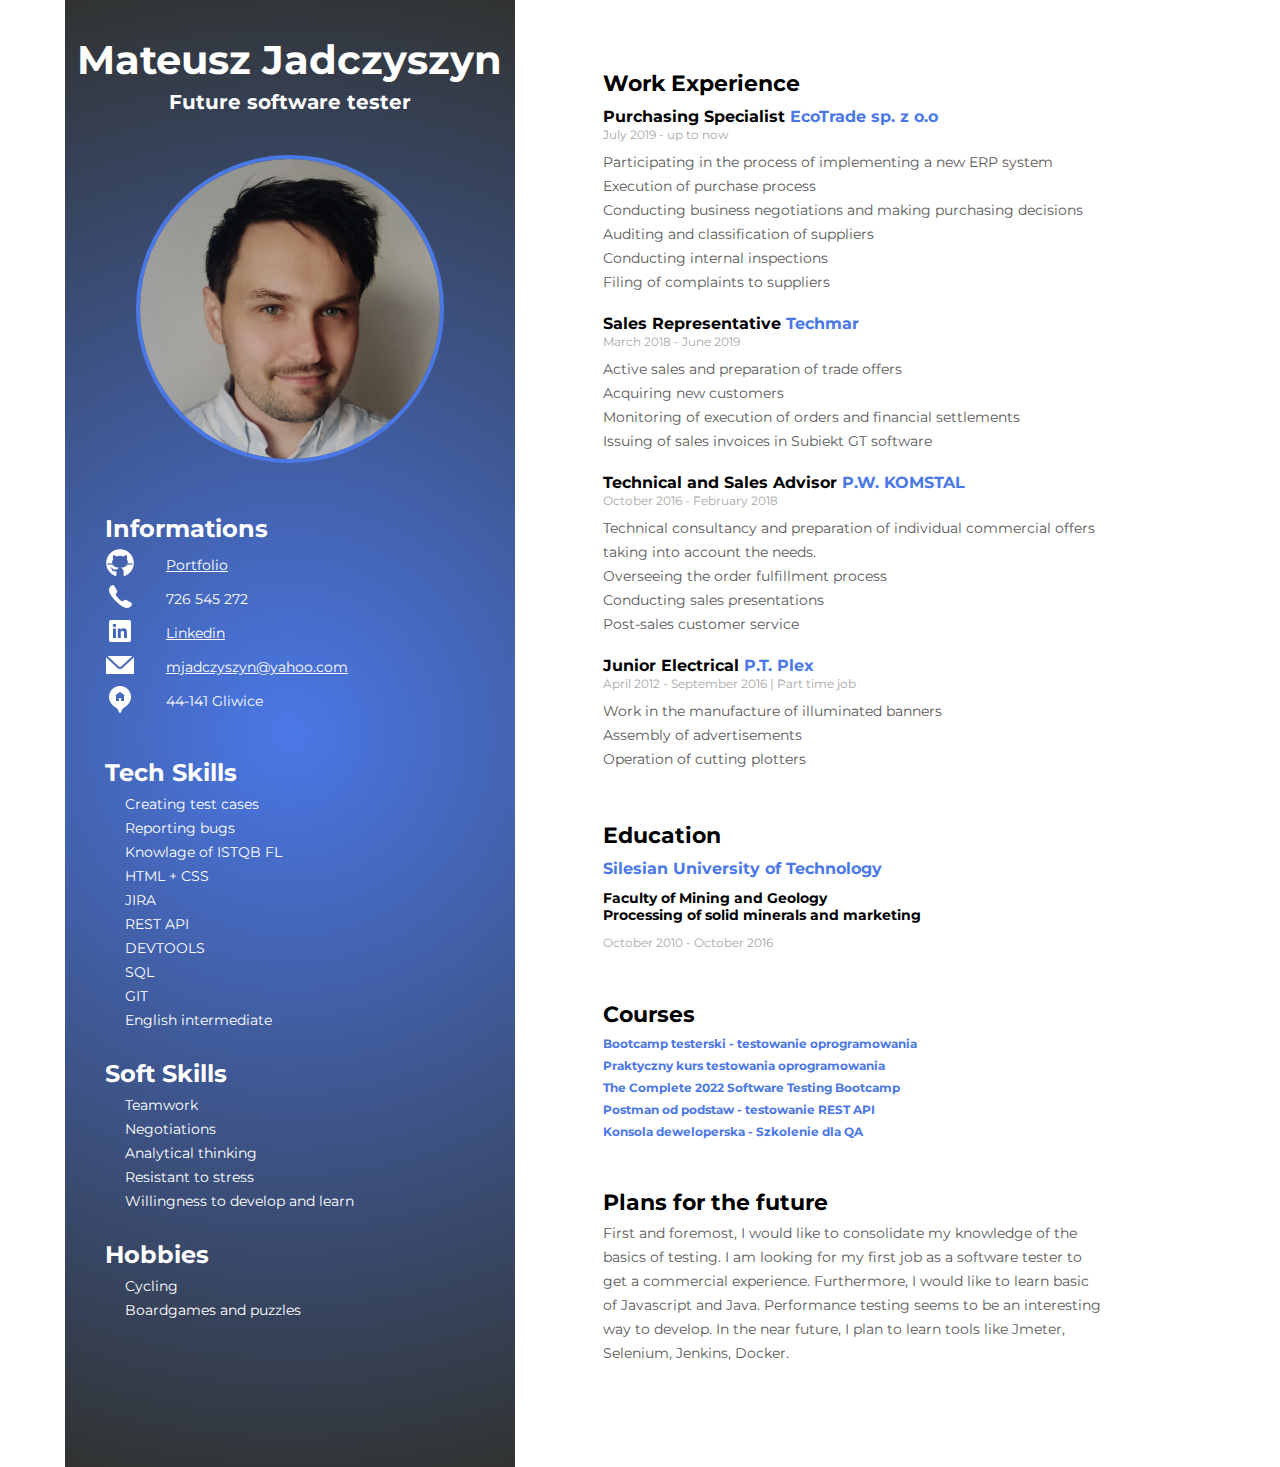
<file: index.html>
<!DOCTYPE html>
<html lang="pl">
  <head>
    <meta charset="UTF-8" />
    <meta http-equiv="X-UA-Compatible" content="IE=edge" />
    <meta name="viewport" content="width=device-width, initial-scale=1.0" />
    
    <link rel="preconnect" href="https://fonts.googleapis.com" />
    <link rel="preconnect" href="https://fonts.gstatic.com" crossorigin />
    <link
      href="https://fonts.googleapis.com/css2?family=Montserrat:wght@400;700&display=swap"
      rel="stylesheet"
    />

    <link href="style.css" rel="stylesheet" />
  </head>
  <body>
    <div class="wrapper">
      <main>
        <div class="work-experience">
          <h2 class="header-primary">Work Experience</h2>
          <h3 class="job-name">Purchasing Specialist <span class="highlight"><a class="link" href="https://www.ecotrade.pl/">EcoTrade sp. z o.o</a></span></h3>      
          <p class="job-date">July 2019 - up to now</p>
          <ul class="job-list">
            <li>Participating in the process of implementing a new ERP system</li>
            <li>Execution of purchase process</li>
            <li>Conducting business negotiations and making purchasing decisions</li>
            <li>Auditing and classification of suppliers</li>
            <li>Conducting internal inspections</li>
            <li>Filing of complaints to suppliers</li>
          </ul>
        </div>

        <div class="work-experience">
          <h3 class="job-name">Sales Representative <span class="highlight"><a class="link" href="http://www.techmar.az.pl/">Techmar</a></span></h3>
          <p class="job-date">March 2018 - June 2019</p>
          <ul class="job-list">
            <li>Active sales and preparation of trade offers</li>
            <li>Acquiring new customers</li>
            <li>Monitoring of execution of orders and financial settlements</li>
            <li>Issuing of sales invoices in Subiekt GT software</li>
          </ul>
        </div>

        <div class="work-experience">
          <h3 class="job-name">Technical and Sales Advisor <span class="highlight"><a class="link" href="https://pwkomstal.pl/">P.W. KOMSTAL</a></span></h3>
          <p class="job-date">October 2016 - February 2018</p>
          <ul class="job-list">
            <li>Technical consultancy and preparation of individual commercial offers taking into account the needs.</li>
            <li>Overseeing the order fulfillment process</li>
            <li>Conducting sales presentations</li>
            <li>Post-sales customer service</li>
          </ul>
        </div>

        <div class="work-experience">
          <h3 class="job-name">Junior Electrical <span class="highlight"><a class="link" href="https://plex.com.pl">P.T. Plex</a></span></h3>
          <p class="job-date">April 2012 - September 2016 | Part time job</p>
          <ul class="job-list">
            <li>Work in the manufacture of illuminated banners</li>
            <li>Assembly of advertisements</li>
            <li>Operation of cutting plotters</li>
          </ul>
        </div>

        <div class="school-div">
          <h2 class="header-primary">Education</h2>
          <h3 class="school-name"><span class="highlight"></span><a class="link" href="https://www-arch.polsl.pl/Wydzialy/RG/Strony/witamy.aspx">Silesian University of Technology</a></span></h3>
          <h4 class="school-type">Faculty of Mining and Geology <br/> Processing of solid minerals and marketing</h4>
          <p class="school-date">October 2010 - October 2016</p>
        </div>

        <div class="Courses-div">
          <h2 class="header-primary">Courses</h2>
          <h3 class="Course-name"><span class="highlight"></span><a class="link" href="https://github.com/MJadczyszyn/Projekt-tester/blob/main/Certyfikaty/Bootcamp%20testerski%20-%20testowanie%20oprogramowania%202022.pdf">Bootcamp testerski - testowanie oprogramowania</a></span></h3>
          <h3 class="Course-name"><span class="highlight"></span><a class="link" href="https://github.com/MJadczyszyn/Projekt-tester/blob/main/Certyfikaty/Praktyczny%20kurs%20testowania%20oprogramowania.pdf">Praktyczny kurs testowania oprogramowania</a></span></h3>
          <h3 class="Course-name"><span class="highlight"></span><a class="link" href="https://github.com/MJadczyszyn/Projekt-tester/blob/main/Certyfikaty/The%20Complete%202022%20Software%20Testing%20Bootcamp.pdf">The Complete 2022 Software Testing Bootcamp</a></span></h3>
          <h3 class="Course-name"><span class="highlight"></span><a class="link" href="https://github.com/MJadczyszyn/Projekt-tester/blob/main/Certyfikaty/Postman%20od%20podstaw%20-%20testowanie%20REST%20API.pdf">Postman od podstaw - testowanie REST API</a></span></h3>
          <h3 class="Course-name"><span class="highlight"></span><a class="link" href="https://github.com/MJadczyszyn/Projekt-tester/blob/main/Certyfikaty/DevTools%20Certyfikat_MJ.png">Konsola deweloperska - Szkolenie dla QA</a></span></h3>

          <div class="school-div">
            <h2 class="header-primary">Plans for the future</h2>
            <ul class="job-list">
            <p class="plan-list">First and foremost, I would like to consolidate my knowledge of the basics of testing. I am looking for my first job as a software tester to get a commercial experience. Furthermore, I would like to learn basic of Javascript and Java. Performance testing seems to be an interesting way to develop. In the near future, I plan to learn tools like Jmeter, Selenium, Jenkins, Docker.
            </p>
        </div>

      </main>

      <aside>
        <title>Mateusz Jadczszyn CV</title>
        <h1>Mateusz Jadczyszyn</h1>
        <h2 class="job-title"> Future software tester</h2>

        <img
          class="cvphoto"
          src="Photo7.jpg"
          width="300"
          height="300"
          alt="Zdjęcie Mateusz J"
        />

        <div class="contact-block">
          <h2 class="header-secondary">Informations</h2>
          <p class="contact-links">
            
            <div class="container">
              <div class="image">
                <img src="icons8-github-30.png">
              </div>
              <div class="contact-links">
                <p><a class="contact-links" href="https://github.com/MJadczyszyn/Projekt-tester">
                  Portfolio</a></p>
              </div>
            </div>

            <div class="container">
              <div class="image">
                <img src="icons8-phone-30 (1).png">
              </div>
              <div class="contact-links">
                <p>726 545 272</p>
              </div>
            </div>

            <div class="container">
              <div class="image">
                <img src="icons8-linkedin-30.png">
              </div>
              <div class="contact-links">
                <p><a class="contact-links" href="https://www.linkedin.com/in/m-jadczyszyn/">
                  Linkedin</a></p>
              </div>
            </div>

          <div class="container">
            <div class="image">
              <img src="icons8-mail-30 (1).png">
            </div>
            <div class="contact-links">
              <p> <a class="contact-links" href="mailto:mjadczyszyn@yahoo.com">
                mjadczyszyn@yahoo.com</a></p>
            </div>
          </div>

          <div class="container">
            <div class="image">
              <img src="icons8-home-address-30.png">
            </div>
            <div class="contact-links">
              <p> 44-141 Gliwice </p>
            </div>
          </div>

          </div>

         <div class="Tech-Skills-Block">
          <h2 class="header-secondary">Tech Skills</h2>
          <ul class="list-secondary">
            <li><span class="list-secondary-item">Creating test cases</span></li><span></span>
            <li><span class="list-secondary-item">Reporting bugs</span></li><span></span>
            <li><span class="list-secondary-item">Knowlage of ISTQB FL</span></li><span></span>
            <li><span class="list-secondary-item">HTML + CSS</span></li><span>
            <li><span class="list-secondary-item">JIRA</span></li>
            <li><span class="list-secondary-item">REST API</span></li>
            <li><span class="list-secondary-item">DEVTOOLS</span></li>
            <li><span class="list-secondary-item">SQL</span></li>
            <li><span class="list-secondary-item">GIT</span></li>
            <li><span class="list-secondary-item">English intermediate</span></li><span></span>
          </ul>
          </div>

          <div class="Soft-Skills-Block">
          <h2 class="header-secondary">Soft Skills</h2>
          <ul class="list-secondary">
            <li><span class="list-secondary-item">Teamwork</span></li>
            <li><span class="list-secondary-item">Negotiations</span></li>
            <li><span class="list-secondary-item">Analytical thinking</span></li>
            <li><span class="list-secondary-item">Resistant to stress</span></li>
            <li><span class="list-secondary-item">Willingness to develop and learn</span></li>

        </div>

        <div class="Hobbies-Block">
          <h2 class="header-secondary">Hobbies</h2>
          <ul class="list-secondary">
            <li><span class="list-secondary-item">Cycling</span></li>
            <li><span class="list-secondary-item">Boardgames and puzzles</span></li>
      </ul>

      </aside>
    </div>
  </body>
</html>
</file>
<file: style.css>
body {
  font-family: "Montserrat", sans-serif;
  background: #e5e5e5;
}

.wrapper {
  display: flex;
  flex-direction: row-reverse;
  justify-content: center;
  max-width: 1400px;
  margin: 0 auto;
  background: white;
  box-shadow: 6px 6px 20px rgba(0, 0, 0, 0.1);
}

aside {
  width: 450px;
  background: radial-gradient( circle, 
  rgba(75, 120, 231, 1) 0%, 
  rgb(49, 51, 49) 100% );
}

.cvphoto {
  margin-top: 40px;
    display: block;
    margin-left: auto;
    margin-right: auto;
    border-radius: 50%;
    border: 4px solid rgba(75, 120, 231, 1)
}

.header-secondary {
  color: white;
  margin-bottom: 5px;
}

.contact-links {
  color: white;
  font-size: 14px;
  line-height: 24px;
}

.bold {
  font-weight: 700;
}

.list-secondary {
  color: #fb6d3a;
  font-size: 14px;
  line-height: 24px;
  margin-left: 0;
  margin-right: 20px;
  padding-left: 20px;
}

.list-secondary-item {
  color: white;
}

.contact-block {
  margin-top: 51px;
  margin-left: 40px;
  margin-bottom: 40px;
}

.Tech-Skills-Block {
  margin-top: 27px;
  margin-left: 40px;
}

.Soft-Skills-Block {
  margin-top: 27px;
  margin-left: 40px;
}

main {
  padding: 50px 88px 102px 88px;
}

.main-description {
  width: 450px;
}

.job-title {
  font-weight: 700;
  font-size: 20px;
  line-height: 25px;
  color:white;
  text-align: center;

}

h1 {
  font-weight: 700;
  font-size: 40px;
  line-height: 60px;
  color: white;
  text-align: center;
  margin-top: 30px;
}

.description {
  font-weight: 400;
  font-size: 14px;
  line-height: 24px;
  color: #595959;
  margin-bottom: 40px;
}

.projects {
  width: 485px;
  margin-bottom: 51px;
  margin-top: 11px;
}

.list-primary {
  font-weight: 700;
  font-size: 14px;
  line-height: 24px;
  color: #000;
  padding-left: 20px;
  list-style-position: inside;
}

.list-primary-item {
  font-weight: 400;
  font-size: 14px;
  line-height: 24px;
  color: #595959;
  text-decoration: none;
}

.header-primary {
  font-weight: 700;
  font-size: 22px;
  line-height: 27px;
  margin-bottom: 5px;
}

.job-name {
  font-weight: 700;
  font-size: 16px;
  line-height: 20px;
  margin-top: 10px;
}

.highlight {
  color: rgba(75, 120, 231, 1)
}

.job-date {
  font-weight: 400;
  font-size: 12px;
  line-height: 15px;
  color: #a8a8a8;
  margin-bottom: 8px;
}

.job-list {
  width: 510px
  font-weight: 400;
  font-size: 14px;
  line-height: 24px;
  color: #595959;
  padding-left: 0px;
}

.work-experience {
  width: 525px;
  margin-top: 20px;
}

.school-div {
  margin-top: 51px;
}

.school-name {
  font-weight: 700;
  font-size: 16px;
  line-height: 20px;
  margin-top: 10px;
}

.school-type {
  font-weight: 700;
  font-size: 14px;
  line-height: 17px;
  margin-top: 11px;
}

.school-date {
  font-weight: 400;
  font-size: 12px;
  line-height: 15px;
  color: #a8a8a8;
  margin-top: 11px;
}

.profess-cover .prog-row div {
  padding: 0px;
}
.progress {
  display: -webkit-box;
  display: -ms-flexbox;
  display: flex;
  height: 1rem;
  overflow: hidden;
  font-size: .75rem;
  background-color: #e9ecef;
  border-radius: 0.25rem;
}
* {
  margin: 0px;
  padding: 0px;
  list-style: none;
}

.progress-bar {
  display: -webkit-box;
  display: -ms-flexbox;
  display: flex;
  -webkit-box-orient: vertical;
  -webkit-box-direction: normal;
  -ms-flex-direction: column;
  flex-direction: column;
  -webkit-box-pack: center;
  -ms-flex-pack: center;
  justify-content: center;
  color: #fb6d3a
  text-align: center;
  background-color: #fb6d3a;
  transition: width .6s ease;
}
* {
  margin: 0px;
  padding: 0px;
  list-style: none;
}

.link:link {
  color: rgba(75, 120, 231, 1);
  text-decoration: none;
}

a:hover {
  color: #fb6d3a
}

.link:visited {
  color: rgba(75, 120, 231, 1)
}

.link:hover {
  color: #fb6d3a
}


.icon {
  float: left; 
  margin-right: 0px; 
 }

 .container {
  display: flex;
  align-items: center;
  justify-content: left
}

img {
  max-width: 100%
}

.image {
  flex-basis: 15%
}

.container1 {
  display: flex;
  align-items: center;
  justify-content: center;
}

.klauzula-div {
  margin-top: 100px;
}

.klauzula {
  font-weight: 400;
  font-size: 12px;
  line-height: 12px;
  color: #212121;
  margin-top: 10px;
  margin-right: auto;
}


.Courses-div {
  margin-top: 51px;
}

.Course-name {
  font-weight: 700;
  font-size: 12px;
  line-height: 12px;
  margin-top: 10px;
}

.plan-list {

  font-weight: 400;
  font-size: 14px;
  line-height: 24px;
  color: #595959;
  padding-left: 0px;
  max-width: 500px;
}

.Hobbies-Block {
  margin-top: 27px;
  margin-left: 40px;
  margin-bottom: 80px;
}
</file>
